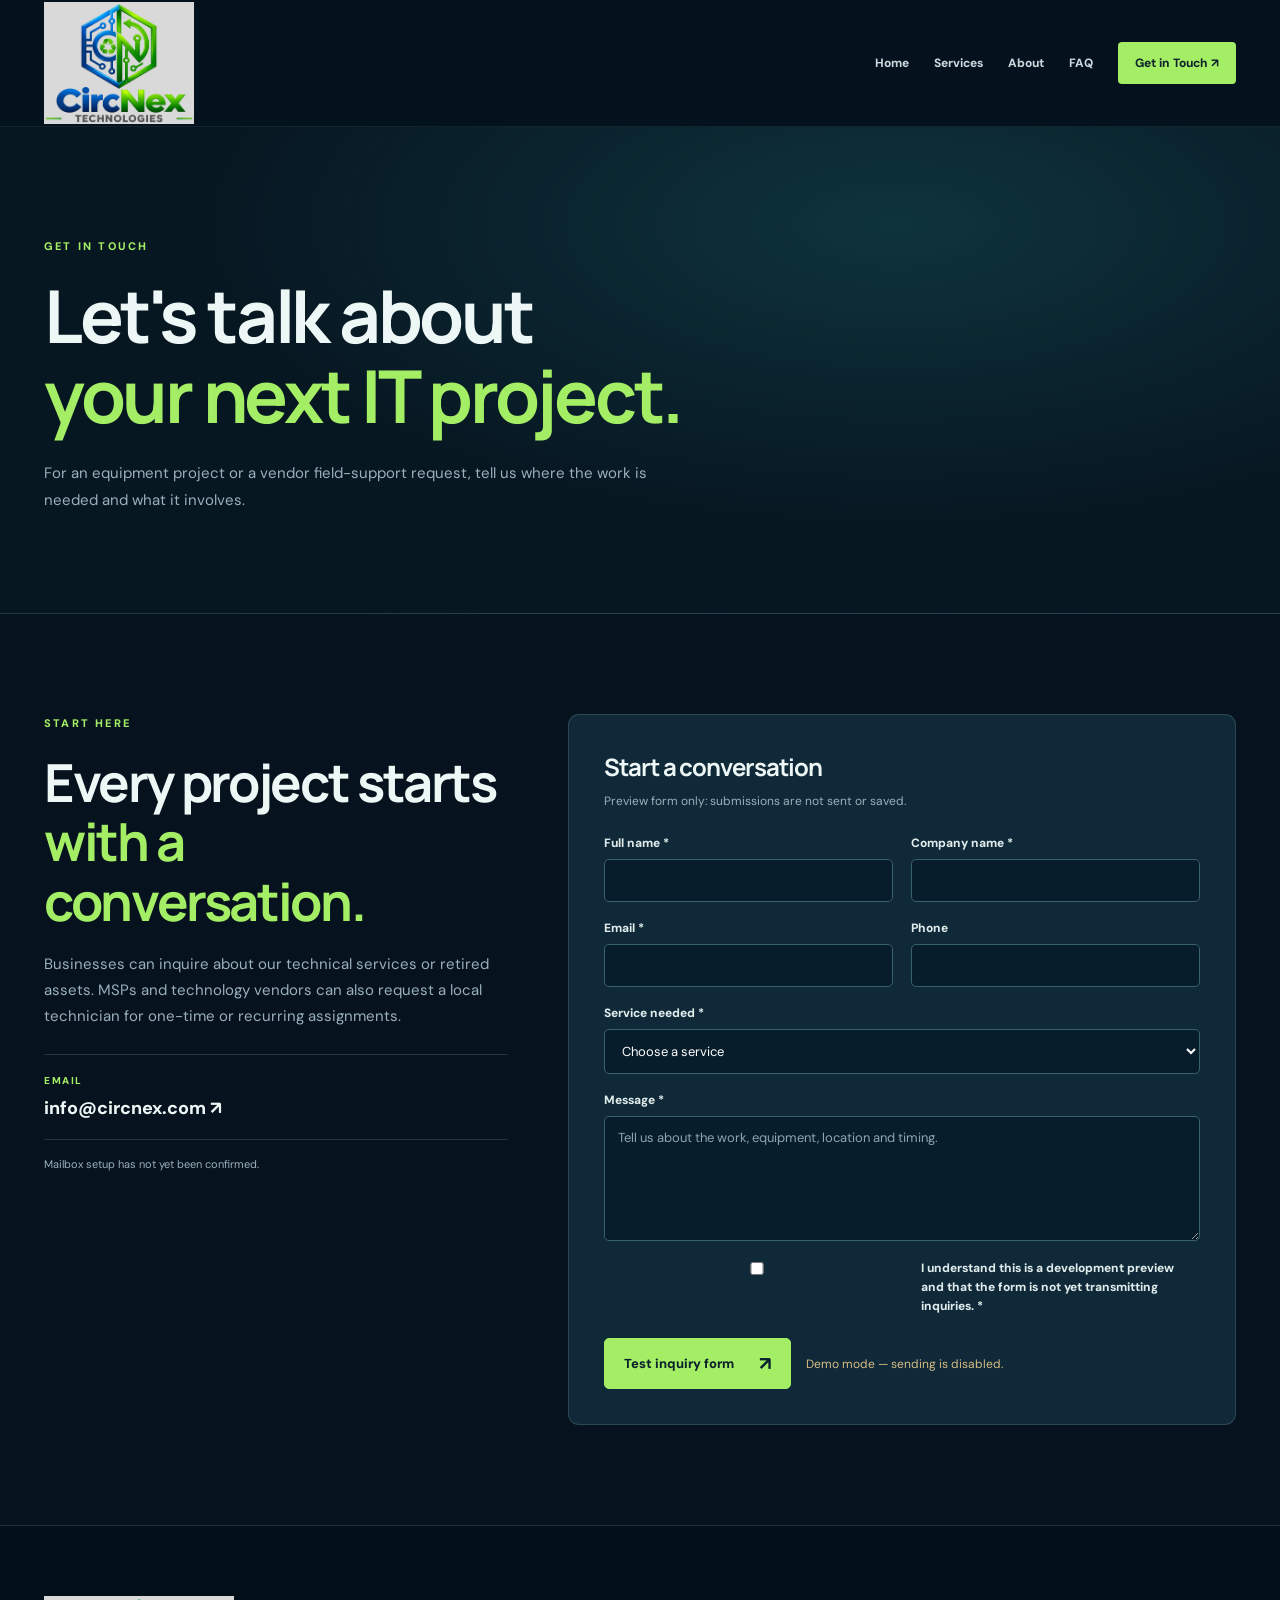
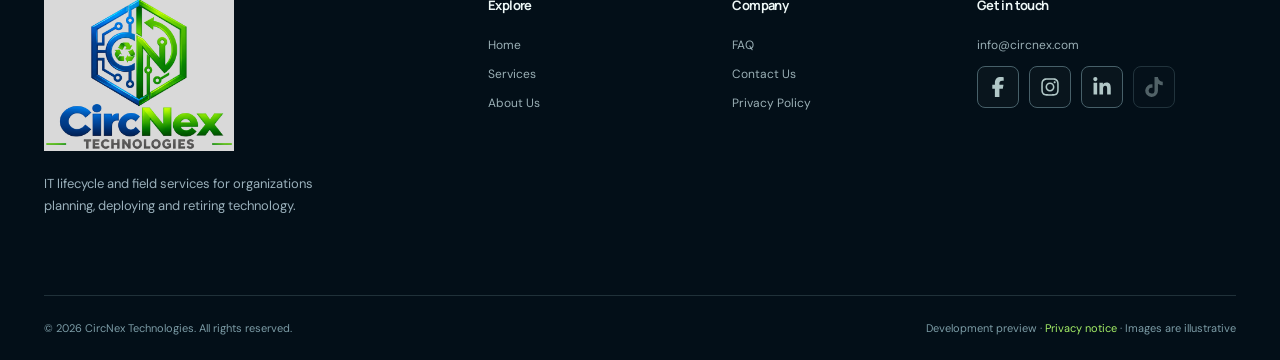
<file: contact.html>
<!doctype html><html lang="en"><head><meta charset="utf-8"><meta name="viewport" content="width=device-width, initial-scale=1"><meta name="theme-color" content="#06131e"><meta name="robots" content="noindex,nofollow"><meta name="description" content="Contact CircNex about IT lifecycle services, retired equipment purchasing or local field support for MSPs and IT vendors."><title>Contact Us | CircNex Technologies</title><link rel="icon" href="assets/favicon.svg" type="image/svg+xml"><link rel="preconnect" href="https://fonts.googleapis.com"><link rel="preconnect" href="https://fonts.gstatic.com" crossorigin><link rel="preconnect" href="https://images.unsplash.com" crossorigin><link href="https://fonts.googleapis.com/css2?family=DM+Sans:wght@400;500;600;700&family=Manrope:wght@400;500;600;700;800&display=swap" rel="stylesheet"><link rel="stylesheet" href="assets/redesign.css?v=20261120-tiktok-preview"><script src="assets/redesign.js" defer></script></head><body><a class="skip" href="#main">Skip to content</a><header class="site-header"><div class="container nav-row"><a class="brand" href="index.html" aria-label="CircNex Technologies, homepage"><img src="assets/circnex-official-logo.svg?v=20261119-d9d9d9" class="brand-logo" alt="Original CircNex Technologies logo" width="125" height="103"></a><button class="menu-toggle" type="button" aria-label="Open menu" aria-controls="site-nav" aria-expanded="false"><span></span><span></span><span></span></button><nav class="site-nav" id="site-nav" aria-label="Main navigation"><a href="index.html">Home</a><a href="services.html">Services</a><a href="about.html">About</a><a href="faq.html">FAQ</a><a class="nav-contact" href="contact.html" aria-current="page">Get in Touch <span aria-hidden="true">↗</span></a></nav></div></header><main id="main"><section class="subhero"><div class="container"><p class="kicker">GET IN TOUCH</p><h1>Let's talk about<br><span class='accent'>your next IT project.</span></h1><p>For an equipment project or a vendor field-support request, tell us where the work is needed and what it involves.</p></div></section><section class="section"><div class="container contact-grid"><div class="contact-copy"><p class="kicker">START HERE</p><h2>Every project starts<br><span class="accent">with a conversation.</span></h2><p>Businesses can inquire about our technical services or retired assets. MSPs and technology vendors can also request a local technician for one-time or recurring assignments.</p><div class="contact-note"><span>Email</span><a href="mailto:info@circnex.com">info@circnex.com ↗</a></div><p class="stock-note" style="margin-top:15px">Mailbox setup has not yet been confirmed.</p></div><form class="form-card" data-inquiry-form id="contact-inquiry" novalidate><h3>Start a conversation</h3><p>Preview form only: submissions are not sent or saved.</p><div class="form-grid"><div class="field"><label for="contact-inquiry-name">Full name *</label><input id="contact-inquiry-name" name="name" autocomplete="name" type="text" maxlength="100" required></div><div class="field"><label for="contact-inquiry-company">Company name *</label><input id="contact-inquiry-company" name="company" autocomplete="organization" maxlength="140" required></div><div class="field"><label for="contact-inquiry-email">Email *</label><input id="contact-inquiry-email" name="email" autocomplete="email" type="email" maxlength="200" required></div><div class="field"><label for="contact-inquiry-phone">Phone</label><input id="contact-inquiry-phone" name="phone" autocomplete="tel" type="tel" maxlength="50"></div><div class="field full"><label for="contact-inquiry-service">Service needed *</label><select id="contact-inquiry-service" name="service" required><option value="">Choose a service</option><option value="deployment">IT Equipment Deployment &amp; Workstation Setup</option><option value="refurbishment">Refurbishment & Repair</option><option value="itad">IT Asset Retirement & Recycling</option><option value="decommissioning">Network Cabling Installation &amp; Decommissioning</option><option value="field-support">On-Site IT Field Services &amp; Vendor Support</option><option value="other">Other / Not sure yet</option></select></div><div class="field full"><label for="contact-inquiry-message">Message *</label><textarea id="contact-inquiry-message" name="message" minlength="15" maxlength="3000" placeholder="Tell us about the work, equipment, location and timing." required></textarea></div><div class="field full"><label class="label-check" for="contact-inquiry-consent"><input id="contact-inquiry-consent" type="checkbox" name="consent" required><span>I understand this is a development preview and that the form is not yet transmitting inquiries. *</span></label></div></div><div class="form-actions"><button class="btn btn-primary" type="submit">Test inquiry form <span class="btn-arrow">↗</span></button><span class="form-status" role="status" tabindex="-1" aria-live="polite">Demo mode — sending is disabled.</span></div></form></div></section></main><footer class="footer"><div class="container"><div class="footer-grid"><div class="footer-about"><a class="brand" href="index.html" aria-label="CircNex Technologies, homepage"><img src="assets/circnex-official-logo.svg?v=20261119-d9d9d9" class="brand-logo" alt="CircNex Technologies" width="180" height="148"></a><p>IT lifecycle and field services for organizations planning, deploying and retiring technology.</p></div><div class="footer-column"><h4>Explore</h4><a href="index.html">Home</a><a href="services.html">Services</a><a href="about.html">About Us</a></div><div class="footer-column"><h4>Company</h4><a href="faq.html">FAQ</a><a href="contact.html">Contact Us</a><a href="privacy.html">Privacy Policy</a></div><div class="footer-column"><h4>Get in touch</h4><a href="mailto:info@circnex.com">info@circnex.com</a><div class="social-preview" aria-label="CircNex Technologies social media profiles"><a href="https://www.facebook.com/share/1C1Cdq6oa3/?mibextid=wwXIfr" title="Facebook" target="_blank" rel="noopener noreferrer" aria-label="CircNex Technologies on Facebook"><svg class="social-icon" viewBox="0 0 320 512" xmlns="http://www.w3.org/2000/svg" aria-hidden="true" focusable="false"><path d="M80 299.3V512H196V299.3h86.5l18-97.8H196V166.9c0-51.7 20.3-71.5 72.7-71.5c16.3 0 29.4 .4 37 1.2V7.9C291.4 4 256.4 0 236.2 0C129.3 0 80 50.5 80 159.4v42.1H14v97.8H80z"/></svg></a><a href="https://www.instagram.com/circnextechnologies?jplx=MXM5Z2I0eDNxc2s0MA==" title="Instagram" target="_blank" rel="noopener noreferrer" aria-label="CircNex Technologies on Instagram"><svg class="social-icon" viewBox="0 0 448 512" xmlns="http://www.w3.org/2000/svg" aria-hidden="true" focusable="false"><path d="M224.1 141c-63.6 0-114.9 51.3-114.9 114.9s51.3 114.9 114.9 114.9S339 319.5 339 255.9 287.7 141 224.1 141zm0 189.6c-41.1 0-74.7-33.5-74.7-74.7s33.5-74.7 74.7-74.7 74.7 33.5 74.7 74.7-33.6 74.7-74.7 74.7zm146.4-194.3c0 14.9-12 26.8-26.8 26.8-14.9 0-26.8-12-26.8-26.8s12-26.8 26.8-26.8 26.8 12 26.8 26.8zm76.1 27.2c-1.7-35.9-9.9-67.7-36.2-93.9-26.2-26.2-58-34.4-93.9-36.2-37-2.1-147.9-2.1-184.9 0-35.8 1.7-67.6 9.9-93.9 36.1s-34.4 58-36.2 93.9c-2.1 37-2.1 147.9 0 184.9 1.7 35.9 9.9 67.7 36.2 93.9s58 34.4 93.9 36.2c37 2.1 147.9 2.1 184.9 0 35.9-1.7 67.7-9.9 93.9-36.2 26.2-26.2 34.4-58 36.2-93.9 2.1-37 2.1-147.8 0-184.8zM398.8 388c-7.8 19.6-22.9 34.7-42.6 42.6-29.5 11.7-99.5 9-132.1 9s-102.7 2.6-132.1-9c-19.6-7.8-34.7-22.9-42.6-42.6-11.7-29.5-9-99.5-9-132.1s-2.6-102.7 9-132.1c7.8-19.6 22.9-34.7 42.6-42.6 29.5-11.7 99.5-9 132.1-9s102.7-2.6 132.1 9c19.6 7.8 34.7 22.9 42.6 42.6 11.7 29.5 9 99.5 9 132.1s2.7 102.7-9 132.1z"/></svg></a><a href="https://www.linkedin.com/in/circnex-technologies-577191451?utm_source=share_via&amp;utm_content=profile&amp;utm_medium=member_ios" title="LinkedIn" target="_blank" rel="noopener noreferrer" aria-label="CircNex Technologies on LinkedIn"><svg class="social-icon" viewBox="0 0 448 512" xmlns="http://www.w3.org/2000/svg" aria-hidden="true" focusable="false"><path d="M100.28 448H7.4V148.9h92.88zM53.79 108.1C24.09 108.1 0 83.5 0 53.8a53.79 53.79 0 0 1 107.58 0c0 29.7-24.1 54.3-53.79 54.3zM447.9 448h-92.68V302.4c0-34.7-.7-79.2-48.29-79.2-48.29 0-55.69 37.7-55.69 76.7V448h-92.78V148.9h89.08v40.8h1.3c12.4-23.5 42.69-48.3 87.88-48.3 94 0 111.28 61.9 111.28 142.3V448z"/></svg></a><span class="social-placeholder" title="TikTok profile link coming soon" role="img" aria-label="TikTok profile link coming soon"><svg class="social-icon" viewBox="0 0 448 512" xmlns="http://www.w3.org/2000/svg" aria-hidden="true" focusable="false"><path d="M448,209.91a210.06,210.06,0,0,1-122.77-39.25V349.38A162.55,162.55,0,1,1,185,188.31V278.2a74.62,74.62,0,1,0,52.23,71.18V0l88,0a121.18,121.18,0,0,0,1.86,22.17h0A122.18,122.18,0,0,0,381,102.39a121.43,121.43,0,0,0,67,20.14Z"/></svg></span></div></div></div><div class="footer-bottom"><span>© <span data-year>2026</span> CircNex Technologies. All rights reserved.</span><span>Development preview · <a href="privacy.html">Privacy notice</a> · Images are illustrative</span></div></div></footer></body></html>
</file>
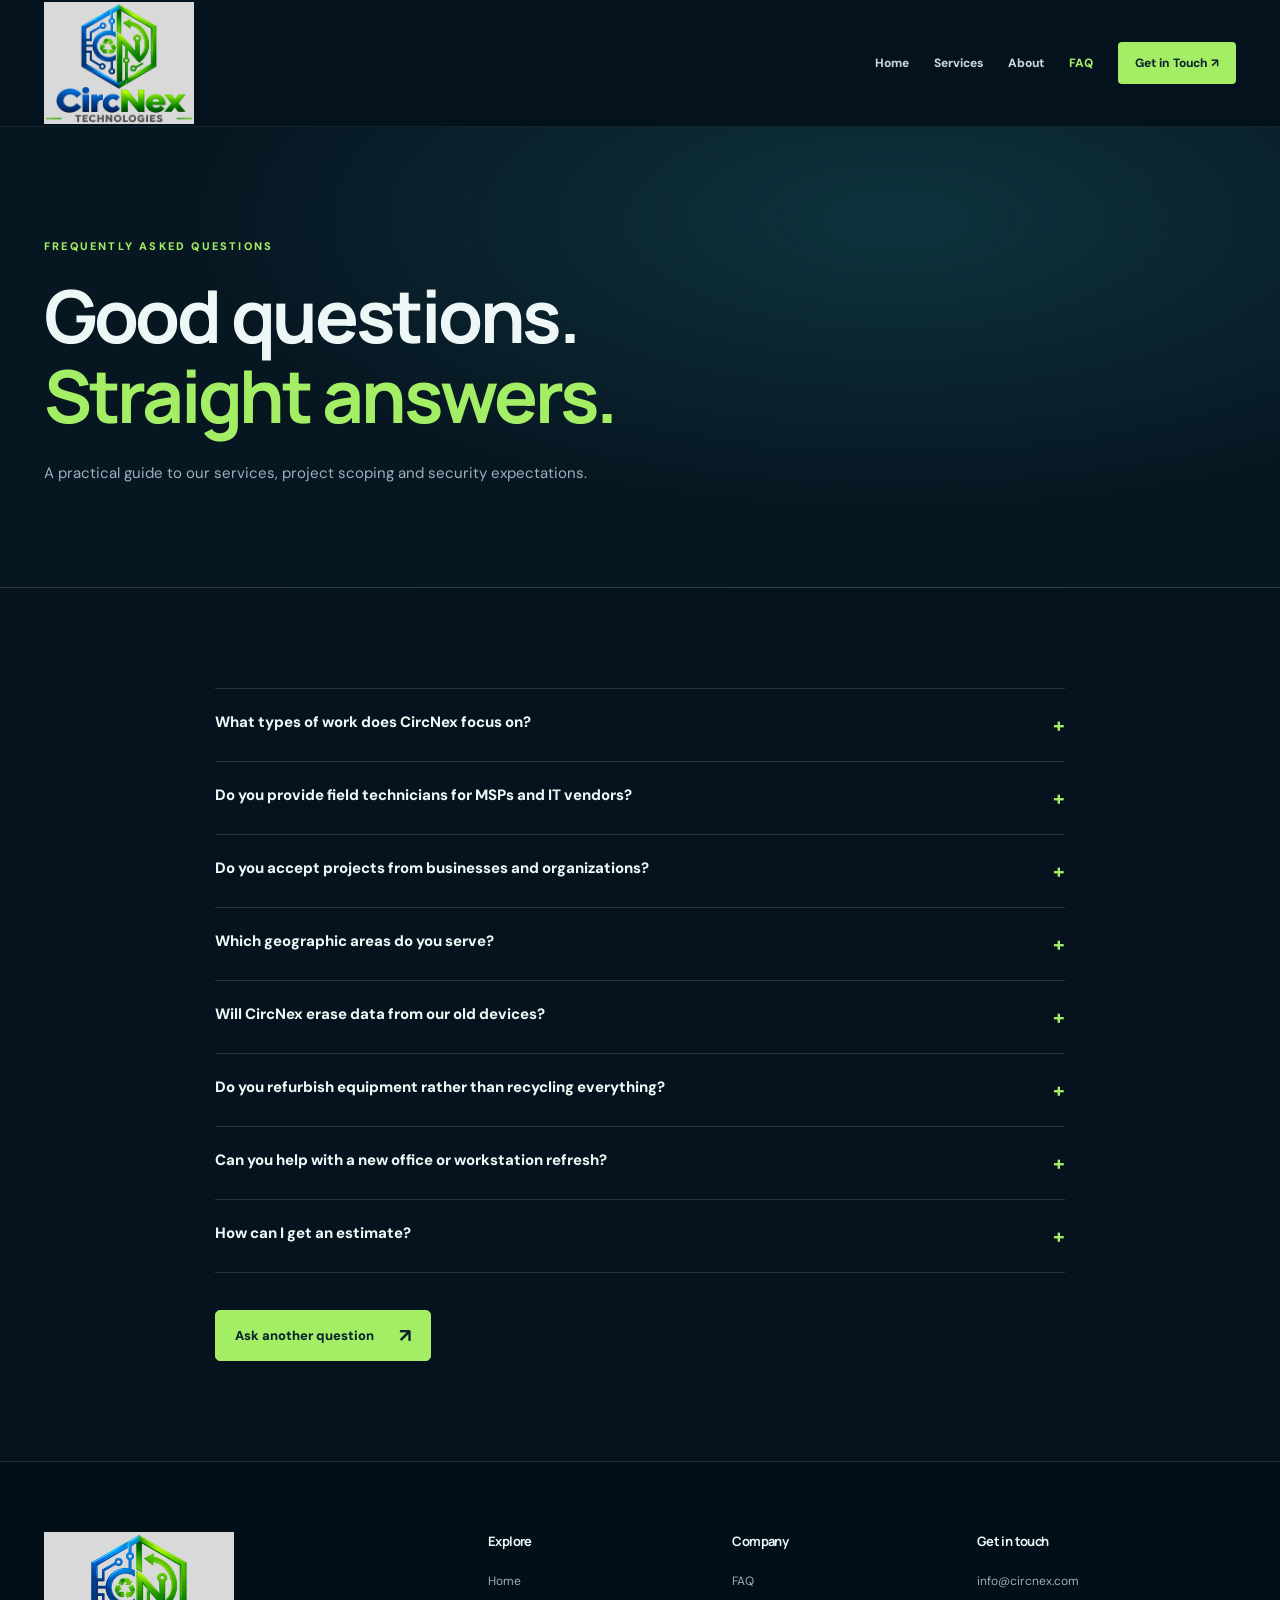
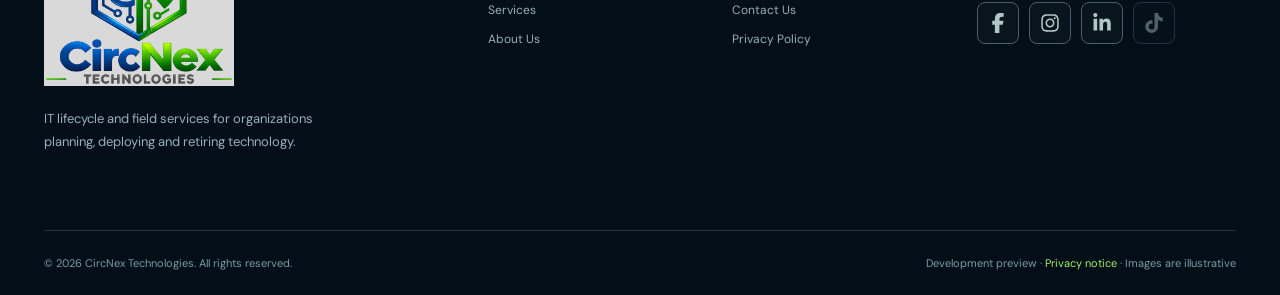
<file: faq.html>
<!doctype html><html lang="en"><head><meta charset="utf-8"><meta name="viewport" content="width=device-width, initial-scale=1"><meta name="theme-color" content="#06131e"><meta name="robots" content="noindex,nofollow"><meta name="description" content="Answers to common questions about CircNex Technologies' planned IT services and project process."><title>Frequently Asked Questions | CircNex Technologies</title><link rel="icon" href="assets/favicon.svg" type="image/svg+xml"><link rel="preconnect" href="https://fonts.googleapis.com"><link rel="preconnect" href="https://fonts.gstatic.com" crossorigin><link rel="preconnect" href="https://images.unsplash.com" crossorigin><link href="https://fonts.googleapis.com/css2?family=DM+Sans:wght@400;500;600;700&family=Manrope:wght@400;500;600;700;800&display=swap" rel="stylesheet"><link rel="stylesheet" href="assets/redesign.css?v=20261120-tiktok-preview"><script src="assets/redesign.js" defer></script></head><body><a class="skip" href="#main">Skip to content</a><header class="site-header"><div class="container nav-row"><a class="brand" href="index.html" aria-label="CircNex Technologies, homepage"><img src="assets/circnex-official-logo.svg?v=20261119-d9d9d9" class="brand-logo" alt="Original CircNex Technologies logo" width="125" height="103"></a><button class="menu-toggle" type="button" aria-label="Open menu" aria-controls="site-nav" aria-expanded="false"><span></span><span></span><span></span></button><nav class="site-nav" id="site-nav" aria-label="Main navigation"><a href="index.html">Home</a><a href="services.html">Services</a><a href="about.html">About</a><a href="faq.html" aria-current="page" class="current">FAQ</a><a class="nav-contact" href="contact.html">Get in Touch <span aria-hidden="true">↗</span></a></nav></div></header><main id="main"><section class="subhero"><div class="container"><p class="kicker">FREQUENTLY ASKED QUESTIONS</p><h1>Good questions.<br><span class='accent'>Straight answers.</span></h1><p>A practical guide to our services, project scoping and security expectations.</p></div></section><section class="section"><div class="container" style="max-width:850px"><div class="faq-list"><details><summary>What types of work does CircNex focus on?<span aria-hidden="true">+</span></summary><p>CircNex handles IT equipment deployment and workstation setup, refurbishment and repair, IT asset retirement and recycling coordination, and network cabling installation and decommissioning—including cable runs, patch panels, and wall jacks. Each project is scoped individually.</p></details><details><summary>Do you provide field technicians for MSPs and IT vendors?<span aria-hidden="true">+</span></summary><p>Yes. CircNex can provide qualified local technicians to work at your customer site on your behalf in the DMV area. We support one-time dispatches and recurring contract-based work orders, following an agreed scope and reporting requirements. Availability and terms are confirmed before accepting an assignment.</p></details><details><summary>Do you accept projects from businesses and organizations?<span aria-hidden="true">+</span></summary><p>Yes. CircNex works with businesses and organizations of all sizes, from small offices to multi-site teams. Contact us with the size, location and equipment involved, and we’ll review your project and confirm the scope and next steps.</p></details><details><summary>Which geographic areas do you serve?<span aria-hidden="true">+</span></summary><p>We serve the DMV area. If your project is outside it, tell us where the work would take place and we’ll confirm availability before proposing any service.</p></details><details><summary>Will CircNex erase data from our old devices?<span aria-hidden="true">+</span></summary><p>Yes, when data erasure is part of the agreed scope. Every project is different, so before we take responsibility for any device that stores data, we’ll agree with you in writing on the erasure method, who will perform it, and what documentation you’ll receive. We don’t assume a specific method or certificate unless it’s part of that agreement.</p></details><details><summary>Do you refurbish equipment rather than recycling everything?<span aria-hidden="true">+</span></summary><p>Where practical, we aim to assess condition and potential reuse before selecting an appropriate next step. Feasibility depends on device type, condition, economics and customer requirements.</p></details><details><summary>Can you help with a new office or workstation refresh?<span aria-hidden="true">+</span></summary><p>Our combined IT Equipment Deployment &amp; Workstation Setup service includes staging, monitor and docking station installation, peripheral connections, hardware swaps, and cable organization, subject to the agreed scope.</p></details><details><summary>How can I get an estimate?<span aria-hidden="true">+</span></summary><p>Contact CircNex with the site location, equipment details, timing and work required. For vendor dispatches, include the customer-site requirements and expected reporting. We'll review the scope before discussing an estimate.</p></details></div><div style="margin-top:37px"><a href="contact.html" class="btn btn-primary">Ask another question <span class="btn-arrow">↗</span></a></div></div></section></main><footer class="footer"><div class="container"><div class="footer-grid"><div class="footer-about"><a class="brand" href="index.html" aria-label="CircNex Technologies, homepage"><img src="assets/circnex-official-logo.svg?v=20261119-d9d9d9" class="brand-logo" alt="CircNex Technologies" width="180" height="148"></a><p>IT lifecycle and field services for organizations planning, deploying and retiring technology.</p></div><div class="footer-column"><h4>Explore</h4><a href="index.html">Home</a><a href="services.html">Services</a><a href="about.html">About Us</a></div><div class="footer-column"><h4>Company</h4><a href="faq.html">FAQ</a><a href="contact.html">Contact Us</a><a href="privacy.html">Privacy Policy</a></div><div class="footer-column"><h4>Get in touch</h4><a href="mailto:info@circnex.com">info@circnex.com</a><div class="social-preview" aria-label="CircNex Technologies social media profiles"><a href="https://www.facebook.com/share/1C1Cdq6oa3/?mibextid=wwXIfr" title="Facebook" target="_blank" rel="noopener noreferrer" aria-label="CircNex Technologies on Facebook"><svg class="social-icon" viewBox="0 0 320 512" xmlns="http://www.w3.org/2000/svg" aria-hidden="true" focusable="false"><path d="M80 299.3V512H196V299.3h86.5l18-97.8H196V166.9c0-51.7 20.3-71.5 72.7-71.5c16.3 0 29.4 .4 37 1.2V7.9C291.4 4 256.4 0 236.2 0C129.3 0 80 50.5 80 159.4v42.1H14v97.8H80z"/></svg></a><a href="https://www.instagram.com/circnextechnologies?jplx=MXM5Z2I0eDNxc2s0MA==" title="Instagram" target="_blank" rel="noopener noreferrer" aria-label="CircNex Technologies on Instagram"><svg class="social-icon" viewBox="0 0 448 512" xmlns="http://www.w3.org/2000/svg" aria-hidden="true" focusable="false"><path d="M224.1 141c-63.6 0-114.9 51.3-114.9 114.9s51.3 114.9 114.9 114.9S339 319.5 339 255.9 287.7 141 224.1 141zm0 189.6c-41.1 0-74.7-33.5-74.7-74.7s33.5-74.7 74.7-74.7 74.7 33.5 74.7 74.7-33.6 74.7-74.7 74.7zm146.4-194.3c0 14.9-12 26.8-26.8 26.8-14.9 0-26.8-12-26.8-26.8s12-26.8 26.8-26.8 26.8 12 26.8 26.8zm76.1 27.2c-1.7-35.9-9.9-67.7-36.2-93.9-26.2-26.2-58-34.4-93.9-36.2-37-2.1-147.9-2.1-184.9 0-35.8 1.7-67.6 9.9-93.9 36.1s-34.4 58-36.2 93.9c-2.1 37-2.1 147.9 0 184.9 1.7 35.9 9.9 67.7 36.2 93.9s58 34.4 93.9 36.2c37 2.1 147.9 2.1 184.9 0 35.9-1.7 67.7-9.9 93.9-36.2 26.2-26.2 34.4-58 36.2-93.9 2.1-37 2.1-147.8 0-184.8zM398.8 388c-7.8 19.6-22.9 34.7-42.6 42.6-29.5 11.7-99.5 9-132.1 9s-102.7 2.6-132.1-9c-19.6-7.8-34.7-22.9-42.6-42.6-11.7-29.5-9-99.5-9-132.1s-2.6-102.7 9-132.1c7.8-19.6 22.9-34.7 42.6-42.6 29.5-11.7 99.5-9 132.1-9s102.7-2.6 132.1 9c19.6 7.8 34.7 22.9 42.6 42.6 11.7 29.5 9 99.5 9 132.1s2.7 102.7-9 132.1z"/></svg></a><a href="https://www.linkedin.com/in/circnex-technologies-577191451?utm_source=share_via&amp;utm_content=profile&amp;utm_medium=member_ios" title="LinkedIn" target="_blank" rel="noopener noreferrer" aria-label="CircNex Technologies on LinkedIn"><svg class="social-icon" viewBox="0 0 448 512" xmlns="http://www.w3.org/2000/svg" aria-hidden="true" focusable="false"><path d="M100.28 448H7.4V148.9h92.88zM53.79 108.1C24.09 108.1 0 83.5 0 53.8a53.79 53.79 0 0 1 107.58 0c0 29.7-24.1 54.3-53.79 54.3zM447.9 448h-92.68V302.4c0-34.7-.7-79.2-48.29-79.2-48.29 0-55.69 37.7-55.69 76.7V448h-92.78V148.9h89.08v40.8h1.3c12.4-23.5 42.69-48.3 87.88-48.3 94 0 111.28 61.9 111.28 142.3V448z"/></svg></a><span class="social-placeholder" title="TikTok profile link coming soon" role="img" aria-label="TikTok profile link coming soon"><svg class="social-icon" viewBox="0 0 448 512" xmlns="http://www.w3.org/2000/svg" aria-hidden="true" focusable="false"><path d="M448,209.91a210.06,210.06,0,0,1-122.77-39.25V349.38A162.55,162.55,0,1,1,185,188.31V278.2a74.62,74.62,0,1,0,52.23,71.18V0l88,0a121.18,121.18,0,0,0,1.86,22.17h0A122.18,122.18,0,0,0,381,102.39a121.43,121.43,0,0,0,67,20.14Z"/></svg></span></div></div></div><div class="footer-bottom"><span>© <span data-year>2026</span> CircNex Technologies. All rights reserved.</span><span>Development preview · <a href="privacy.html">Privacy notice</a> · Images are illustrative</span></div></div></footer></body></html>
</file>
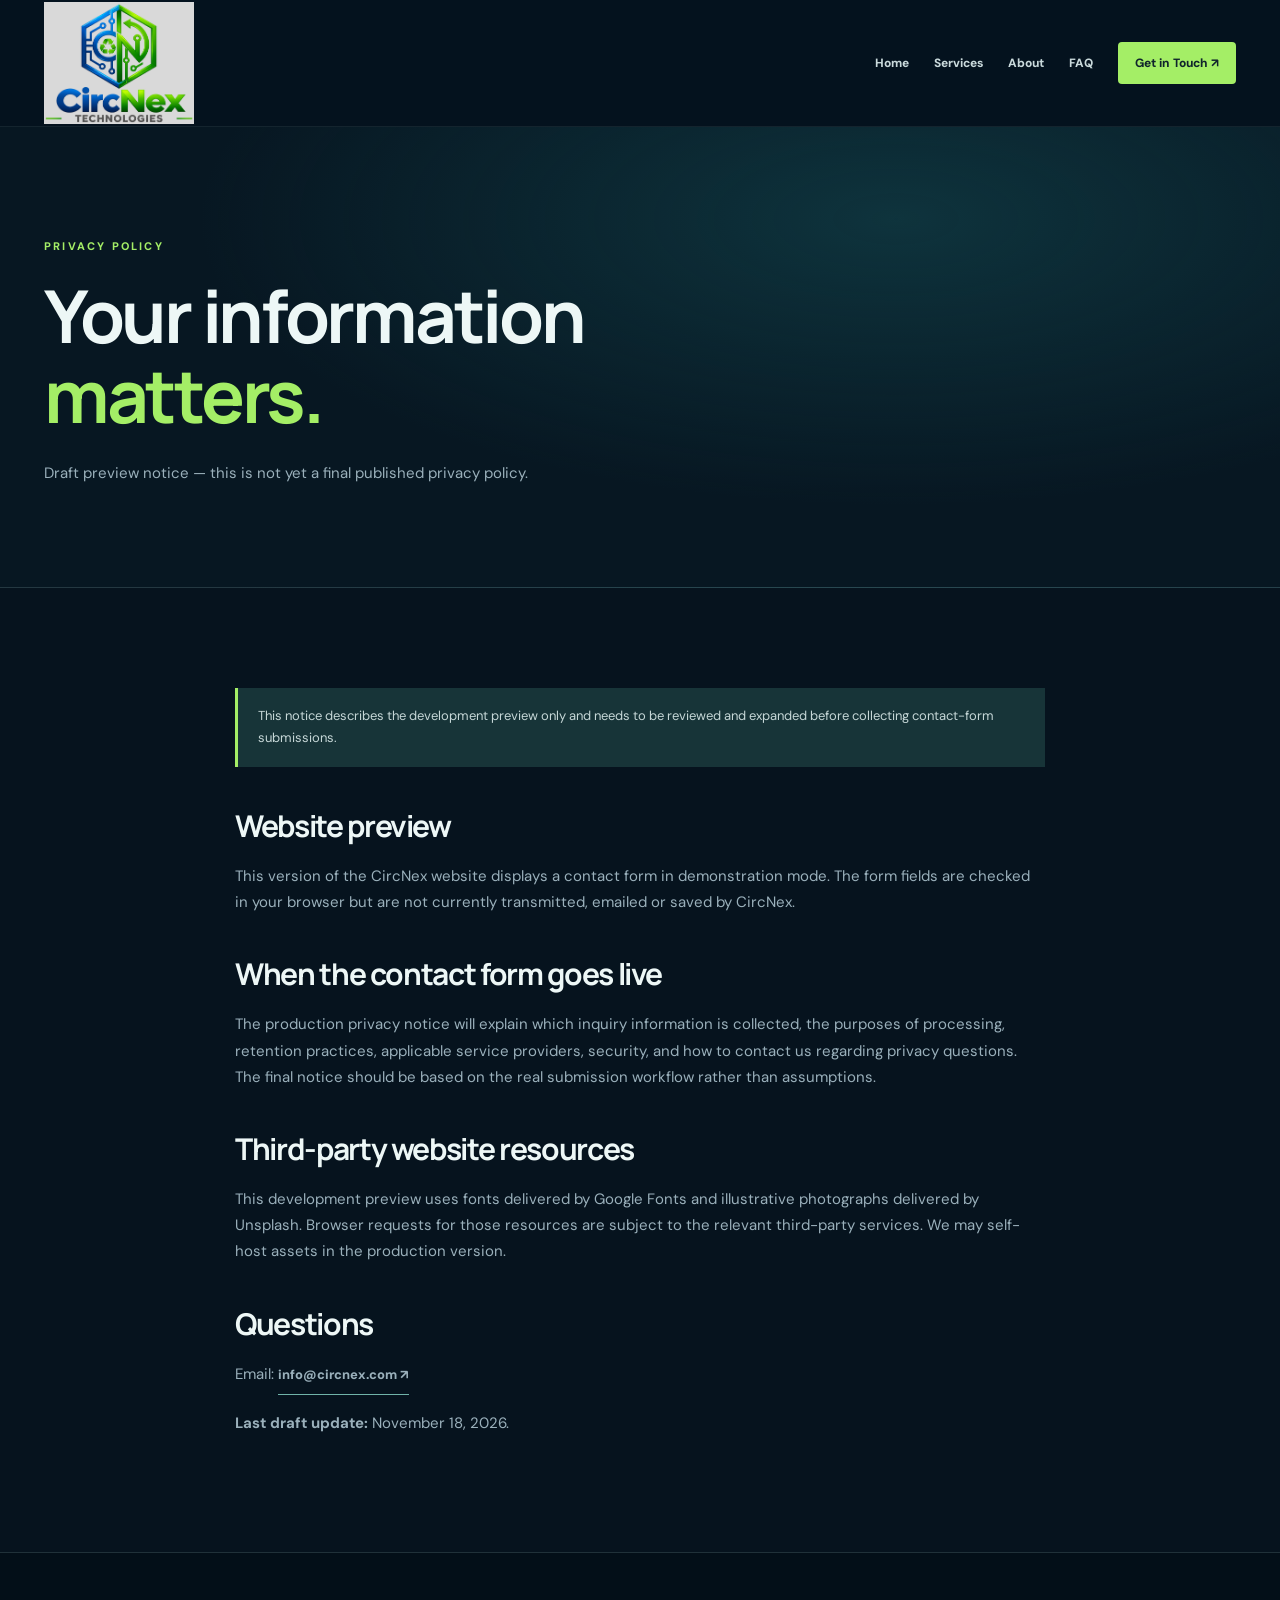
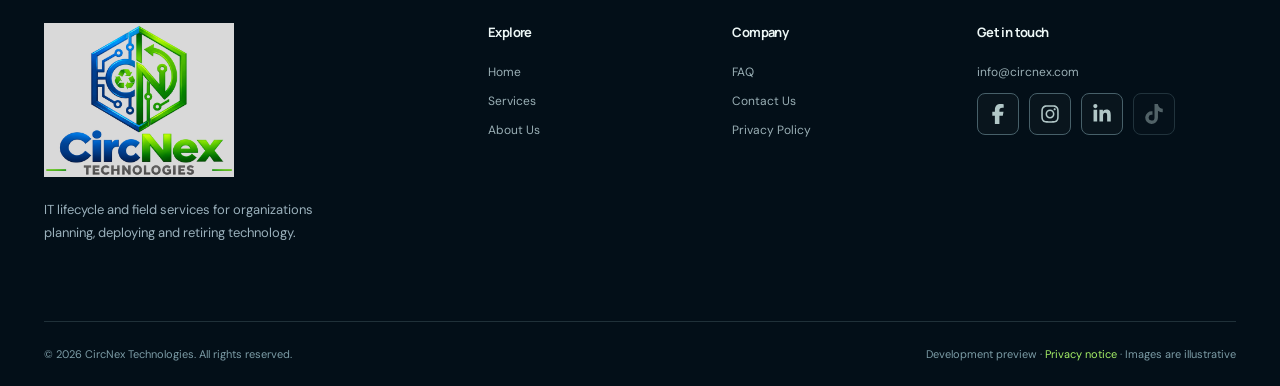
<file: privacy.html>
<!doctype html><html lang="en"><head><meta charset="utf-8"><meta name="viewport" content="width=device-width, initial-scale=1"><meta name="theme-color" content="#06131e"><meta name="robots" content="noindex,nofollow"><meta name="description" content="Draft CircNex Technologies website privacy notice for review before launch."><title>Privacy Policy — Draft | CircNex Technologies</title><link rel="icon" href="assets/favicon.svg" type="image/svg+xml"><link rel="preconnect" href="https://fonts.googleapis.com"><link rel="preconnect" href="https://fonts.gstatic.com" crossorigin><link rel="preconnect" href="https://images.unsplash.com" crossorigin><link href="https://fonts.googleapis.com/css2?family=DM+Sans:wght@400;500;600;700&family=Manrope:wght@400;500;600;700;800&display=swap" rel="stylesheet"><link rel="stylesheet" href="assets/redesign.css?v=20261120-tiktok-preview"><script src="assets/redesign.js" defer></script></head><body><a class="skip" href="#main">Skip to content</a><header class="site-header"><div class="container nav-row"><a class="brand" href="index.html" aria-label="CircNex Technologies, homepage"><img src="assets/circnex-official-logo.svg?v=20261119-d9d9d9" class="brand-logo" alt="Original CircNex Technologies logo" width="125" height="103"></a><button class="menu-toggle" type="button" aria-label="Open menu" aria-controls="site-nav" aria-expanded="false"><span></span><span></span><span></span></button><nav class="site-nav" id="site-nav" aria-label="Main navigation"><a href="index.html">Home</a><a href="services.html">Services</a><a href="about.html">About</a><a href="faq.html">FAQ</a><a class="nav-contact" href="contact.html">Get in Touch <span aria-hidden="true">↗</span></a></nav></div></header><main id="main"><section class="subhero"><div class="container"><p class="kicker">PRIVACY POLICY</p><h1>Your information<br><span class='accent'>matters.</span></h1><p>Draft preview notice — this is not yet a final published privacy policy.</p></div></section><section class="section"><div class="container prose"><div class="notice">This notice describes the development preview only and needs to be reviewed and expanded before collecting contact-form submissions.</div><h2>Website preview</h2><p>This version of the CircNex website displays a contact form in demonstration mode. The form fields are checked in your browser but are not currently transmitted, emailed or saved by CircNex.</p><h2>When the contact form goes live</h2><p>The production privacy notice will explain which inquiry information is collected, the purposes of processing, retention practices, applicable service providers, security, and how to contact us regarding privacy questions. The final notice should be based on the real submission workflow rather than assumptions.</p><h2>Third-party website resources</h2><p>This development preview uses fonts delivered by Google Fonts and illustrative photographs delivered by Unsplash. Browser requests for those resources are subject to the relevant third-party services. We may self-host assets in the production version.</p><h2>Questions</h2><p>Email: <a class="text-link" href="mailto:info@circnex.com">info@circnex.com ↗</a></p><p><strong>Last draft update:</strong> November 18, 2026.</p></div></section></main><footer class="footer"><div class="container"><div class="footer-grid"><div class="footer-about"><a class="brand" href="index.html" aria-label="CircNex Technologies, homepage"><img src="assets/circnex-official-logo.svg?v=20261119-d9d9d9" class="brand-logo" alt="CircNex Technologies" width="180" height="148"></a><p>IT lifecycle and field services for organizations planning, deploying and retiring technology.</p></div><div class="footer-column"><h4>Explore</h4><a href="index.html">Home</a><a href="services.html">Services</a><a href="about.html">About Us</a></div><div class="footer-column"><h4>Company</h4><a href="faq.html">FAQ</a><a href="contact.html">Contact Us</a><a href="privacy.html">Privacy Policy</a></div><div class="footer-column"><h4>Get in touch</h4><a href="mailto:info@circnex.com">info@circnex.com</a><div class="social-preview" aria-label="CircNex Technologies social media profiles"><a href="https://www.facebook.com/share/1C1Cdq6oa3/?mibextid=wwXIfr" title="Facebook" target="_blank" rel="noopener noreferrer" aria-label="CircNex Technologies on Facebook"><svg class="social-icon" viewBox="0 0 320 512" xmlns="http://www.w3.org/2000/svg" aria-hidden="true" focusable="false"><path d="M80 299.3V512H196V299.3h86.5l18-97.8H196V166.9c0-51.7 20.3-71.5 72.7-71.5c16.3 0 29.4 .4 37 1.2V7.9C291.4 4 256.4 0 236.2 0C129.3 0 80 50.5 80 159.4v42.1H14v97.8H80z"/></svg></a><a href="https://www.instagram.com/circnextechnologies?jplx=MXM5Z2I0eDNxc2s0MA==" title="Instagram" target="_blank" rel="noopener noreferrer" aria-label="CircNex Technologies on Instagram"><svg class="social-icon" viewBox="0 0 448 512" xmlns="http://www.w3.org/2000/svg" aria-hidden="true" focusable="false"><path d="M224.1 141c-63.6 0-114.9 51.3-114.9 114.9s51.3 114.9 114.9 114.9S339 319.5 339 255.9 287.7 141 224.1 141zm0 189.6c-41.1 0-74.7-33.5-74.7-74.7s33.5-74.7 74.7-74.7 74.7 33.5 74.7 74.7-33.6 74.7-74.7 74.7zm146.4-194.3c0 14.9-12 26.8-26.8 26.8-14.9 0-26.8-12-26.8-26.8s12-26.8 26.8-26.8 26.8 12 26.8 26.8zm76.1 27.2c-1.7-35.9-9.9-67.7-36.2-93.9-26.2-26.2-58-34.4-93.9-36.2-37-2.1-147.9-2.1-184.9 0-35.8 1.7-67.6 9.9-93.9 36.1s-34.4 58-36.2 93.9c-2.1 37-2.1 147.9 0 184.9 1.7 35.9 9.9 67.7 36.2 93.9s58 34.4 93.9 36.2c37 2.1 147.9 2.1 184.9 0 35.9-1.7 67.7-9.9 93.9-36.2 26.2-26.2 34.4-58 36.2-93.9 2.1-37 2.1-147.8 0-184.8zM398.8 388c-7.8 19.6-22.9 34.7-42.6 42.6-29.5 11.7-99.5 9-132.1 9s-102.7 2.6-132.1-9c-19.6-7.8-34.7-22.9-42.6-42.6-11.7-29.5-9-99.5-9-132.1s-2.6-102.7 9-132.1c7.8-19.6 22.9-34.7 42.6-42.6 29.5-11.7 99.5-9 132.1-9s102.7-2.6 132.1 9c19.6 7.8 34.7 22.9 42.6 42.6 11.7 29.5 9 99.5 9 132.1s2.7 102.7-9 132.1z"/></svg></a><a href="https://www.linkedin.com/in/circnex-technologies-577191451?utm_source=share_via&amp;utm_content=profile&amp;utm_medium=member_ios" title="LinkedIn" target="_blank" rel="noopener noreferrer" aria-label="CircNex Technologies on LinkedIn"><svg class="social-icon" viewBox="0 0 448 512" xmlns="http://www.w3.org/2000/svg" aria-hidden="true" focusable="false"><path d="M100.28 448H7.4V148.9h92.88zM53.79 108.1C24.09 108.1 0 83.5 0 53.8a53.79 53.79 0 0 1 107.58 0c0 29.7-24.1 54.3-53.79 54.3zM447.9 448h-92.68V302.4c0-34.7-.7-79.2-48.29-79.2-48.29 0-55.69 37.7-55.69 76.7V448h-92.78V148.9h89.08v40.8h1.3c12.4-23.5 42.69-48.3 87.88-48.3 94 0 111.28 61.9 111.28 142.3V448z"/></svg></a><span class="social-placeholder" title="TikTok profile link coming soon" role="img" aria-label="TikTok profile link coming soon"><svg class="social-icon" viewBox="0 0 448 512" xmlns="http://www.w3.org/2000/svg" aria-hidden="true" focusable="false"><path d="M448,209.91a210.06,210.06,0,0,1-122.77-39.25V349.38A162.55,162.55,0,1,1,185,188.31V278.2a74.62,74.62,0,1,0,52.23,71.18V0l88,0a121.18,121.18,0,0,0,1.86,22.17h0A122.18,122.18,0,0,0,381,102.39a121.43,121.43,0,0,0,67,20.14Z"/></svg></span></div></div></div><div class="footer-bottom"><span>© <span data-year>2026</span> CircNex Technologies. All rights reserved.</span><span>Development preview · <a href="privacy.html">Privacy notice</a> · Images are illustrative</span></div></div></footer></body></html>
</file>
<file: assets/redesign.css>
:root{--bg:#06131e;--bg2:#091c2a;--nav:#071722;--panel:#102636;--panel2:#112d37;--line:rgba(176,217,216,.17);--green:#a4ee66;--teal:#53ceb4;--blue:#2ca7e3;--fg:#edf7f6;--muted:#9ab0bb;--sans:'DM Sans',Arial,sans-serif;--display:'Manrope',Arial,sans-serif}*{box-sizing:border-box}html{scroll-behavior:smooth}body{margin:0;background:var(--bg);color:var(--fg);font-family:var(--sans);-webkit-font-smoothing:antialiased}body,button,input,textarea,select{font-size:15px}button,input,textarea,select{font-family:inherit}h1,h2,h3,h4{font-family:var(--display);letter-spacing:-.045em}h1,h2,h3,h4,p{margin-top:0}h1{font-size:clamp(40px,5.7vw,78px);line-height:1.09;margin-bottom:25px}h2{font-size:clamp(32px,4.1vw,56px);line-height:1.13;margin-bottom:20px}h3{font-size:24px}p{line-height:1.75}a{color:inherit;text-decoration:none}a:hover{color:var(--green)}img{display:block;max-width:100%;height:auto}button{cursor:pointer}.container{width:min(1192px,calc(100% - 56px));margin-inline:auto}.sr-only{position:absolute;width:1px;height:1px;padding:0;margin:-1px;overflow:hidden;clip:rect(0,0,0,0);white-space:nowrap;border:0}.skip{position:absolute;top:-100px;left:15px;z-index:200;background:var(--green);color:var(--bg);padding:12px}.skip:focus{top:14px}.kicker{font-size:11px;letter-spacing:.2em;font-weight:800;color:var(--green);text-transform:uppercase;margin-bottom:20px}.eyebrow{display:inline-flex;align-items:center;gap:10px;font-size:11px;font-weight:800;letter-spacing:.17em;color:#b1d9cf}.eyebrow:before{content:'';width:7px;height:7px;border-radius:50%;background:var(--green);box-shadow:0 0 0 5px #a4ee6618}.muted{color:var(--muted)}.accent{color:var(--green)}.light{color:var(--fg)}.section{padding:100px 0}.section-soft{background:#0a1e2b}.section-intro{display:flex;justify-content:space-between;align-items:flex-end;gap:40px;margin-bottom:36px}.section-intro p:last-child{max-width:375px;color:var(--muted);font-size:14px}.btn{display:inline-flex;align-items:center;justify-content:space-between;gap:25px;min-height:51px;padding:14px 19px;border-radius:5px;font-size:13px;font-weight:800;border:1px solid var(--line);transition:transform .2s,background .2s;color:var(--fg);background:transparent}.btn:hover{transform:translateY(-2px);color:var(--fg);background:#ffffff0c}.btn-primary{background:var(--green);color:#09212a;border-color:var(--green)}.btn-primary:hover{background:#caff86;color:#09212a}.btn-arrow{font-size:19px;line-height:1}.text-link{display:inline-flex;gap:26px;border-bottom:1px solid #70b3a9;padding:0 0 8px;font-weight:800;font-size:13px}.text-link:hover{color:var(--green)}.site-header{background:#05131ff0;backdrop-filter:blur(16px);border-bottom:1px solid #d7ffef13;position:sticky;top:0;z-index:50}.nav-row{height:78px;display:flex;align-items:center;justify-content:space-between;gap:25px}.brand{display:flex;align-items:center;gap:11px;min-width:0}.brand-icon{width:47px;height:49px;object-fit:contain;filter:drop-shadow(0 0 10px #3c99b129)}.brand-text{display:block;font-family:var(--display);font-size:24px;line-height:1;font-weight:800;letter-spacing:-.065em;white-space:nowrap}.brand-text .nex{color:#71d646}.brand-text small{font-size:9px;letter-spacing:.25em;color:#a6b4ba;display:block;margin-top:6px}.site-nav{display:flex;align-items:center;gap:25px}.site-nav>a{font-size:12px;font-weight:800;color:#c9d9db;display:inline-block;transform-origin:center;transition:color .2s ease,transform .18s ease}@media(hover:hover) and (pointer:fine){.site-nav>a:hover{transform:scale(1.09)}}.site-nav>a:focus-visible{transform:scale(1.09)}@media(prefers-reduced-motion:reduce){.site-nav>a:hover,.site-nav>a:focus-visible{transform:none}}.site-nav>a:hover,.site-nav>a.current{color:var(--green)}.site-nav>.nav-contact{background:var(--green);color:#10242c;padding:13px 17px;border-radius:4px}.site-nav>.nav-contact:hover{background:#caff86;color:#10242c}.menu-toggle{display:none;background:none;border:0;padding:8px}.menu-toggle span{display:block;width:23px;height:2px;margin:5px;background:var(--fg)}.hero{background:radial-gradient(circle at 70% 35%,#15435580,transparent 42%),linear-gradient(115deg,#081b2a,#06131e);position:relative;overflow:hidden}.hero:before{content:'';position:absolute;inset:0;background-image:linear-gradient(90deg,#bdf2d108 1px,transparent 1px),linear-gradient(#bdf2d108 1px,transparent 1px);background-size:72px 72px;mask-image:linear-gradient(90deg,transparent,#000)}.hero-layout{min-height:670px;display:grid;grid-template-columns:1.1fr .95fr;align-items:center;gap:60px;padding:80px 0 95px;position:relative}.hero h1{max-width:720px}.hero-copy{font-size:16px;max-width:590px;color:#b4c9ce}.hero-ctas{display:flex;flex-wrap:wrap;gap:12px;margin-top:32px}.hero-tags{display:flex;gap:24px;flex-wrap:wrap;margin-top:62px;font-size:11px;letter-spacing:.11em;color:#a6c2c7;font-weight:800;text-transform:uppercase}.hero-tags span:before{content:'+';color:var(--green);margin-right:9px}.hero-photo{position:relative;height:505px;border-radius:12px;min-width:0}.hero-photo>img{width:100%;height:100%;object-fit:cover;border-radius:12px;filter:saturate(.85) contrast(1.05);border:1px solid #ffffff20}.hero-photo:after{content:'';position:absolute;inset:0;border-radius:12px;background:linear-gradient(0deg,#031320ae,transparent 60%),linear-gradient(90deg,#04354140,transparent 55%);pointer-events:none}.hero-ring{position:absolute;width:210px;height:210px;border:1px solid #7cdaac88;border-radius:50%;right:-32px;top:-40px;box-shadow:0 0 0 28px #7cdaac11,0 0 0 55px #7cdaac08;pointer-events:none}.hero-float{position:absolute;bottom:-24px;left:-32px;right:60px;z-index:3;background:linear-gradient(120deg,#103747ef,#061b28ef);border:1px solid #93e0ad48;backdrop-filter:blur(15px);padding:22px 25px;border-radius:9px}.hero-float strong{font:800 29px var(--display);letter-spacing:-.04em;display:block;margin-bottom:5px}.hero-float span{font-size:11px;letter-spacing:.1em;color:var(--green);text-transform:uppercase;font-weight:800}.stats-strip{padding:22px 0;background:#0b2732;border-block:1px solid var(--line)}.stats-row{display:flex;justify-content:center;gap:15px 60px;flex-wrap:wrap}.stats-row span{font-size:11px;text-transform:uppercase;letter-spacing:.16em;font-weight:800;color:#bad8d4}.stats-row span:before{content:'↗';color:var(--green);margin-right:12px}.service-grid{display:grid;grid-template-columns:repeat(6,minmax(0,1fr));gap:18px}.service-card{grid-column:span 3;display:block;position:relative;background:var(--panel);border:1px solid var(--line);border-radius:9px;overflow:hidden;transition:transform .2s,border-color .2s}.service-card:hover{transform:translateY(-5px);border-color:#84d4ad77;color:inherit}.service-card:nth-child(-n+2){grid-column:span 3}.service-photo{height:260px;position:relative;overflow:hidden}.service-card:nth-child(-n+2) .service-photo{height:260px}.service-photo img{width:100%;height:100%;object-fit:cover;transition:transform .5s;filter:saturate(.76)}.service-card:hover img{transform:scale(1.05)}.service-photo:after{content:'';position:absolute;inset:0;background:linear-gradient(0deg,#0e263b9b,transparent 55%)}.service-number{position:absolute;top:17px;left:19px;z-index:2;font-size:11px;letter-spacing:.17em;color:white;font-weight:800;background:#0a2033ad;padding:8px 10px;border:1px solid #ffffff40}.service-body{padding:26px 26px 29px}.service-body h3{margin-bottom:11px;font-size:21px;line-height:1.25}.service-body p{font-size:13px;color:#acc0c7;min-height:66px}.service-bottom{display:flex;justify-content:space-between;align-items:center;font-size:11px;color:var(--green);font-weight:800;letter-spacing:.08em;text-transform:uppercase;margin-top:28px}.about-grid,.reason-grid,.contact-grid{display:grid;grid-template-columns:1fr 1fr;align-items:center;gap:78px}.about-image{height:510px;position:relative}.about-image img{width:100%;height:100%;object-fit:cover;border-radius:10px;filter:saturate(.8)}.about-image:after{content:'';position:absolute;left:-18px;bottom:24px;width:6px;height:175px;background:var(--green);border-radius:5px}.about-copy p:not(.kicker){color:var(--muted)}.mini-values{display:grid;grid-template-columns:repeat(2,1fr);gap:20px;margin:30px 0}.mini-values div{padding-top:20px;border-top:1px solid var(--line)}.mini-values strong{display:block;font-size:15px;margin-bottom:5px}.mini-values span{color:var(--muted);font-size:12px;line-height:1.6}.reason-grid{grid-template-columns:repeat(3,1fr);gap:16px;margin-top:32px}.reason-card{padding:35px;background:var(--panel);border:1px solid var(--line);border-radius:8px;min-height:240px}.reason-icon{font-size:31px;color:var(--green);display:block;margin-bottom:26px}.reason-card h3{font-size:20px}.reason-card p{font-size:13px;color:var(--muted)}.process-grid{display:grid;grid-template-columns:repeat(4,1fr);gap:16px;margin-top:42px}.process-card{padding:22px 22px 28px;border-top:2px solid #528777;background:#081c28}.process-card .number{font:800 47px var(--display);color:#2f7071;letter-spacing:-.065em}.process-card h3{font-size:19px;margin-top:20px}.process-card p{color:var(--muted);font-size:13px}.partner-panel{background:linear-gradient(115deg,#143746,#0b2633);border:1px solid #74bdab52;padding:35px 40px;display:flex;align-items:start;gap:25px;border-radius:9px}.partner-panel>span{display:grid;place-items:center;flex:0 0 52px;height:52px;border-radius:50%;background:#a3ee661c;color:var(--green);font-size:27px}.partner-panel h3{font-size:22px;margin-bottom:8px}.partner-panel p{color:#b3cad0;font-size:13px;line-height:1.9;margin-bottom:0}.equipment-purchase-panel p+p{margin-top:13px}.equipment-purchase-panel .btn{margin-top:22px}.equipment-purchase-panel>div{max-width:880px}.contact-grid{grid-template-columns:.82fr 1.18fr;align-items:start;gap:60px}.contact-copy p:not(.kicker){color:var(--muted)}.contact-note{padding:19px 0;border-top:1px solid var(--line);border-bottom:1px solid var(--line);margin-top:24px}.contact-note span{display:block;text-transform:uppercase;letter-spacing:.16em;font-size:10px;color:var(--green);font-weight:800;margin-bottom:9px}.contact-note a{font-size:18px;font-weight:800}.form-card{background:#102938;border:1px solid var(--line);padding:35px;border-radius:11px}.form-card h3{font-size:24px;margin-bottom:8px}.form-card>p{color:var(--muted);font-size:12px}.form-grid{display:grid;grid-template-columns:repeat(2,1fr);gap:18px;margin-top:23px}.field{display:flex;flex-direction:column;gap:8px}.field.full{grid-column:1/-1}.field label{color:#e0ecec;font-size:12px;font-weight:800}.field input,.field select,.field textarea{width:100%;background:#081d2c;border:1px solid #39616b;border-radius:5px;padding:12px 13px;color:white;outline:none;font-size:13px}.field input:focus,.field textarea:focus,.field select:focus{border-color:var(--green);box-shadow:0 0 0 3px #a4ee661c}.field textarea{min-height:125px;resize:vertical}.field ::placeholder{color:#8da5ad}.label-check{display:flex;gap:12px;align-items:start;font-size:12px;color:#b4c9d0;line-height:1.6}.label-check input{margin-top:3px}.form-actions{margin-top:22px;display:flex;align-items:center;flex-wrap:wrap;gap:15px}.form-status{color:#d7bc85;font-size:12px;max-width:450px;line-height:1.7}.form-note{border-left:2px solid var(--green);padding-left:13px;font-size:12px;color:#a1b9bc;line-height:1.7;margin-top:23px}.subhero{padding:110px 0 85px;background:radial-gradient(ellipse at 70% 20%,#154f5780,transparent 55%),#071722;border-bottom:1px solid var(--line)}.subhero h1{max-width:840px}.subhero p:not(.kicker){color:var(--muted);max-width:630px}.content-section{padding:85px 0}.detail-row{display:grid;grid-template-columns:.88fr 1fr;gap:55px;align-items:center;padding:55px 0;border-bottom:1px solid var(--line);scroll-margin-top:85px}.detail-row:nth-child(even) .detail-photo{order:2}.detail-photo{height:350px;border-radius:9px;overflow:hidden}.detail-photo img{width:100%;height:100%;object-fit:cover}.detail-number{color:var(--green);font-size:11px;letter-spacing:.2em;font-weight:800}.detail-row h2{font-size:clamp(29px,3.3vw,41px);margin-top:13px}.detail-row p,.detail-row li{color:var(--muted);font-size:13px;line-height:1.9}.detail-row ul{padding-left:20px;margin:20px 0 30px}.detail-row li{padding-left:3px}.prose{max-width:810px;margin:auto}.prose h2{margin-top:42px;font-size:30px}.prose p,.prose li{color:var(--muted)}.faq-list{border-top:1px solid var(--line)}.faq-list details{border-bottom:1px solid var(--line);padding:23px 0}.faq-list summary{list-style:none;display:flex;justify-content:space-between;gap:20px;cursor:pointer;font-size:15px;font-weight:800}.faq-list summary::-webkit-details-marker{display:none}.faq-list summary span{color:var(--green);font-size:20px}.faq-list details[open] summary span{transform:rotate(45deg)}.faq-list p{color:var(--muted);margin:15px 45px 0 0;font-size:13px}.gallery-grid{display:grid;grid-template-columns:repeat(3,1fr);gap:18px}.gallery-card{background:var(--panel);border:1px solid var(--line);border-radius:8px;overflow:hidden}.gallery-card img{width:100%;height:250px;object-fit:cover}.gallery-card div{padding:20px}.gallery-card h3{font-size:18px;margin-bottom:6px}.gallery-card p{font-size:12px;color:var(--muted)}.notice{background:#173438;border-left:3px solid var(--green);color:#c6d7d7;padding:17px 20px;font-size:13px;line-height:1.75}.section-cta{background:radial-gradient(circle at 90% 10%,#2b656366,transparent 45%),#0d2e36;padding:68px 0}.cta-row{display:flex;align-items:center;justify-content:space-between;gap:25px}.cta-row h2{margin-bottom:6px}.cta-row p{color:var(--muted);margin:0}.footer{background:#030f18;border-top:1px solid var(--line);padding:70px 0 25px}.footer-grid{display:grid;grid-template-columns:2fr 1fr 1fr 1.3fr;gap:45px}.footer-about p{max-width:320px;font-size:13px;color:var(--muted);margin:22px 0}.footer-tagline{font-weight:800;font-size:11px;letter-spacing:.16em;color:var(--green)}.footer-column h4{font-size:13px;margin:0 0 23px}.footer-column a,.footer-column span{display:block;font-size:12px;color:#9aafb5;margin-bottom:13px}.footer-column a:hover{color:var(--green)}.social-preview{display:flex;flex-wrap:wrap;gap:10px;margin-top:10px}.social-preview a,.social-preview .social-placeholder{display:inline-flex;align-items:center;justify-content:center;width:42px;height:42px;flex:0 0 42px;border:1px solid #476069;padding:0;color:#b1c7c7;background:rgba(255,255,255,.025);border-radius:8px;margin:0;text-decoration:none;transition:color .18s ease,border-color .18s ease,background .18s ease,transform .18s ease}.social-preview .social-icon{display:block;width:20px;height:20px;fill:currentColor}.social-preview .social-placeholder{opacity:.45;cursor:default}.social-preview a:hover,.social-preview a:focus-visible{color:var(--green);border-color:var(--green);background:rgba(76,180,140,.10);transform:translateY(-2px)}@media(prefers-reduced-motion:reduce){.social-preview a:hover,.social-preview a:focus-visible{transform:none}}.footer-bottom{display:flex;justify-content:space-between;gap:20px;border-top:1px solid var(--line);margin-top:55px;padding-top:25px;font-size:11px;color:#7c9ca6}.footer-bottom a{color:var(--green)}.brand-inline{display:inline-flex;align-items:center;gap:10px}.brand-inline img{width:38px;height:40px;object-fit:contain}.stock-note{font-size:11px;color:#91a9ad}.status-flag{font-size:11px;color:#dbeaa8;letter-spacing:.08em;text-transform:uppercase;font-weight:800}a:focus-visible,button:focus-visible,input:focus-visible,select:focus-visible,textarea:focus-visible{outline:3px solid var(--green);outline-offset:3px}
@media(max-width:1100px){.site-nav{gap:15px}.hero-layout{gap:35px}.contact-grid{gap:35px}.footer-grid{gap:28px}}@media(max-width:900px){.menu-toggle{display:block}.site-nav{display:none;position:absolute;top:78px;left:0;right:0;background:#091b29;border-bottom:1px solid var(--line);padding:20px 28px;flex-direction:column;align-items:stretch;gap:0}.site-nav.open{display:flex}.site-nav>a{padding:14px 0}.site-nav>.nav-contact{padding:13px}.hero-layout{grid-template-columns:1fr;gap:35px;padding:70px 0 80px}.hero-photo{height:400px;max-width:700px}.hero-float{left:20px;right:20px}.section-intro{align-items:start;display:block}.section-intro p:last-child{max-width:600px}.service-card:nth-child(-n+2){grid-column:span 3}.service-card{grid-column:span 3}.about-grid,.contact-grid{grid-template-columns:1fr;gap:40px}.about-image{height:380px}.reason-grid{grid-template-columns:1fr 1fr}.process-grid{grid-template-columns:1fr 1fr}.footer-grid{grid-template-columns:1.6fr 1fr 1fr}.detail-row{gap:30px}.gallery-grid{grid-template-columns:repeat(2,1fr)}}@media(max-width:600px){.container{width:calc(100% - 34px)}.brand-text{font-size:20px}.brand-text small{font-size:8px}.brand-icon{width:37px;height:42px}.hero h1{font-size:clamp(39px,9.5vw,52px)}.hero-copy{font-size:14px}.hero-photo{height:300px}.hero-float{bottom:-16px;padding:16px}.hero-float strong{font-size:21px}.hero-tags{margin-top:35px}.section{padding:70px 0}.service-grid{grid-template-columns:1fr}.service-card,.service-card:nth-child(-n+2){grid-column:1}.service-photo,.service-card:nth-child(-n+2) .service-photo{height:225px}.service-body{padding:24px}.reason-grid,.process-grid{grid-template-columns:1fr}.about-image{height:270px}.mini-values{grid-template-columns:1fr}.form-card{padding:23px}.form-grid{grid-template-columns:1fr}.field.full{grid-column:auto}.partner-panel{display:block;padding:27px}.partner-panel>span{margin-bottom:18px}.subhero{padding:70px 0 60px}.detail-row{grid-template-columns:1fr;gap:25px;padding:35px 0}.detail-row:nth-child(even) .detail-photo{order:0}.detail-photo{height:230px}.gallery-grid{grid-template-columns:1fr}.cta-row{display:block}.cta-row .btn{margin-top:24px}.footer-grid{grid-template-columns:1fr 1fr}.footer-about{grid-column:span 2}.footer-bottom{display:block;line-height:2}.section-intro p:last-child{font-size:13px}}@media(prefers-reduced-motion:reduce){*,*:before,*:after{scroll-behavior:auto!important;transition:none!important}}


/* Approved transparent CircNex logo: retain original artwork and colors. */
.site-header .nav-row{height:126px}
.site-header .brand-logo{display:block;width:150px;height:auto;background:#d9d9d9;border:0;border-radius:0;object-fit:contain}
.footer .brand-logo{display:block;width:190px;height:auto;background:#d9d9d9;border:0;border-radius:0;object-fit:contain}
@media(max-width:900px){.site-nav{top:126px}}
@media(max-width:600px){.site-header .nav-row{height:99px}.site-header .brand-logo{width:115px}.site-nav{top:99px}.footer .brand-logo{width:170px}}

/* Preserve older #workstations links after merging this service into #deployment. */
.detail-copy#workstations{scroll-margin-top:145px}

/* Vendor field support is a partnership model, not a fifth technical-service card. */
.field-support-section{background:linear-gradient(130deg,#082333,#0b1d2b)}
.field-support-layout{display:grid;grid-template-columns:minmax(0,1.2fr) minmax(0,.8fr);gap:52px;align-items:center}
.field-support-layout h2{margin:10px 0 18px}
.field-support-layout>div:first-child>p:not(.kicker){font-size:15px;line-height:1.85;color:var(--muted);max-width:700px;margin-bottom:18px}
.field-support-layout>div:first-child>.btn{margin-top:10px}
.field-support-facts{background:#12313b;border:1px solid #79bba252;border-radius:9px;padding:30px}
.field-support-facts h3{font-size:19px;margin-bottom:15px}
.field-support-facts p{font-size:13px;line-height:1.85;color:#c3d4d4;margin:0;padding:12px 0}
.field-support-facts p+p{border-top:1px solid #d7ffef1c}
.field-support-facts strong{color:#ecf8f3}
.field-support-facts .btn{margin-top:20px}
@media(max-width:900px){.field-support-layout{grid-template-columns:1fr;gap:30px}}
@media(max-width:600px){.field-support-facts{padding:22px}.field-support-layout>div:first-child>p:not(.kicker){font-size:14px}}
</file>
